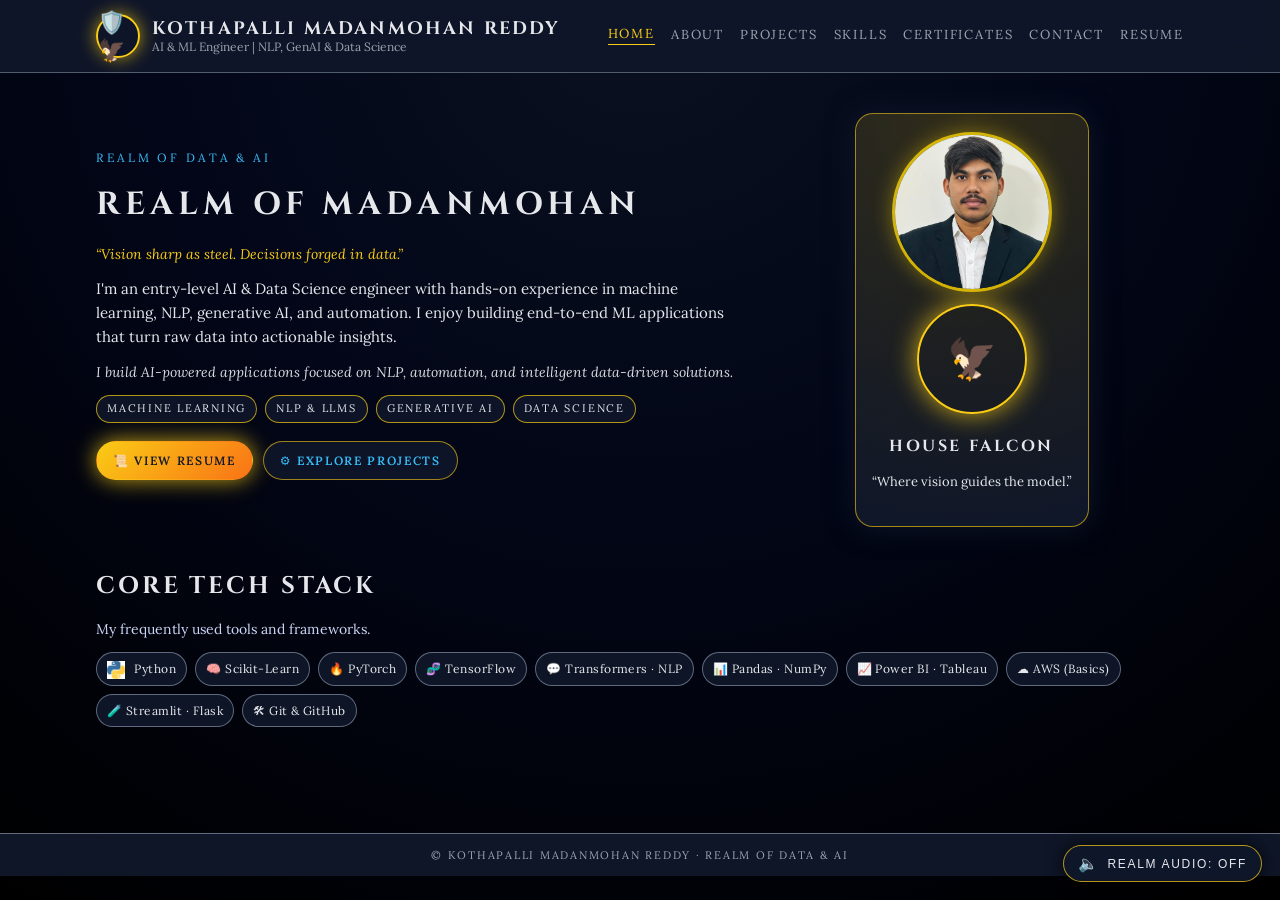
<file: index.html>
<!DOCTYPE html>
<html lang="en">
<head>
  <meta charset="UTF-8" />
  <meta name="viewport" content="width=device-width, initial-scale=1.0" />
  <title>Realm of Madanmohan | AI & Data Science Portfolio</title>

  <!-- Google Fonts -->
  <link href="https://fonts.googleapis.com/css2?family=Cinzel:wght@400;700&family=Lora:wght@400;600&display=swap" rel="stylesheet">

  <!-- Main CSS -->
  <link rel="stylesheet" href="css/style.css" />
</head>
<body>

<header class="site-header">
  <div class="header-inner">
    <div class="brand">
      <div class="brand-logo">🛡️🦅</div>
      <div class="brand-text">
        <h1 class="brand-name">Kothapalli Madanmohan Reddy</h1>
        <p class="brand-sub">AI & ML Engineer | NLP, GenAI & Data Science</p>
      </div>
    </div>

    <nav class="main-nav">
      <a href="index.html" class="nav-link active">Home</a>
      <a href="about.html" class="nav-link">About</a>
      <a href="projects.html" class="nav-link">Projects</a>
      <a href="skills.html" class="nav-link">Skills</a>
      <a href="certifications.html" class="nav-link">Certificates</a>
      <a href="contact.html" class="nav-link">Contact</a>
      <a href="resume.html" class="nav-link">Resume</a>
    </nav>
  </div>
</header>

<main class="page">

<section class="hero">
  <div class="hero-left">
    <p class="hero-tagline">Realm of Data & AI</p>
    <h2 class="hero-title">Realm of Madanmohan</h2>
    <p class="hero-motto">“Vision sharp as steel. Decisions forged in data.”</p>

    <p class="hero-desc">
      I'm an entry-level AI & Data Science engineer with hands-on experience in machine
      learning, NLP, generative AI, and automation. I enjoy building end-to-end ML
      applications that turn raw data into actionable insights.
    </p>

    <p class="hero-elevator">
      I build AI-powered applications focused on NLP, automation, and intelligent data-driven solutions.
    </p>

    <div class="hero-meta">
      <span class="pill">Machine Learning</span>
      <span class="pill">NLP & LLMs</span>
      <span class="pill">Generative AI</span>
      <span class="pill">Data Science</span>
    </div>

    <div class="hero-actions">
      <a href="resume.html" class="btn-main">📜 View Resume</a>
      <a href="projects.html" class="btn-ghost">⚙️ Explore Projects</a>
    </div>
  </div>

  <div class="hero-right">
  <div class="sigil-card">
    <img
        src="assets/music/img/profile.jpg"
        alt="Kothapalli Madanmohan Reddy"
        class="profile-photo"
        />
    <div class="sigil-circle">🦅</div>
    <h3 class="sigil-title">House Falcon</h3>
    <p class="sigil-sub">“Where vision guides the model.”</p>
  </div>
</div>

</section>

<section class="tech-stack">
  <h2 class="section-title">Core Tech Stack</h2>
  <p class="section-subtitle">My frequently used tools and frameworks.</p>

  <div class="tech-badges">

    <!-- Updated Python Badge -->
   <span class="tech-badge">
  <img src="assets/music/img/python.png" class="tech-icon" alt="Python">
  Python
</span>

    <span class="tech-badge">🧠 Scikit-Learn</span>
    <span class="tech-badge">🔥 PyTorch</span>
    <span class="tech-badge">🧬 TensorFlow</span>
    <span class="tech-badge">💬 Transformers · NLP</span>
    <span class="tech-badge">📊 Pandas · NumPy</span>
    <span class="tech-badge">📈 Power BI · Tableau</span>
    <span class="tech-badge">☁ AWS (Basics)</span>
    <span class="tech-badge">🧪 Streamlit · Flask</span>
    <span class="tech-badge">🛠 Git & GitHub</span>
  </div>
</section>

</main>

<footer class="site-footer">
  © <span id="year"></span> Kothapalli Madanmohan Reddy · Realm of Data & AI
</footer>

<audio id="realmAudio" loop>
  <source src="assets/music/realm-theme.mp3" type="audio/mpeg">
</audio>

<button id="audioToggle" class="audio-toggle">
  <span class="audio-icon">🔈</span>
  <span class="audio-text">Realm Audio: Off</span>
</button>

<script src="js/main.js"></script>
</body>
</html>
</file>
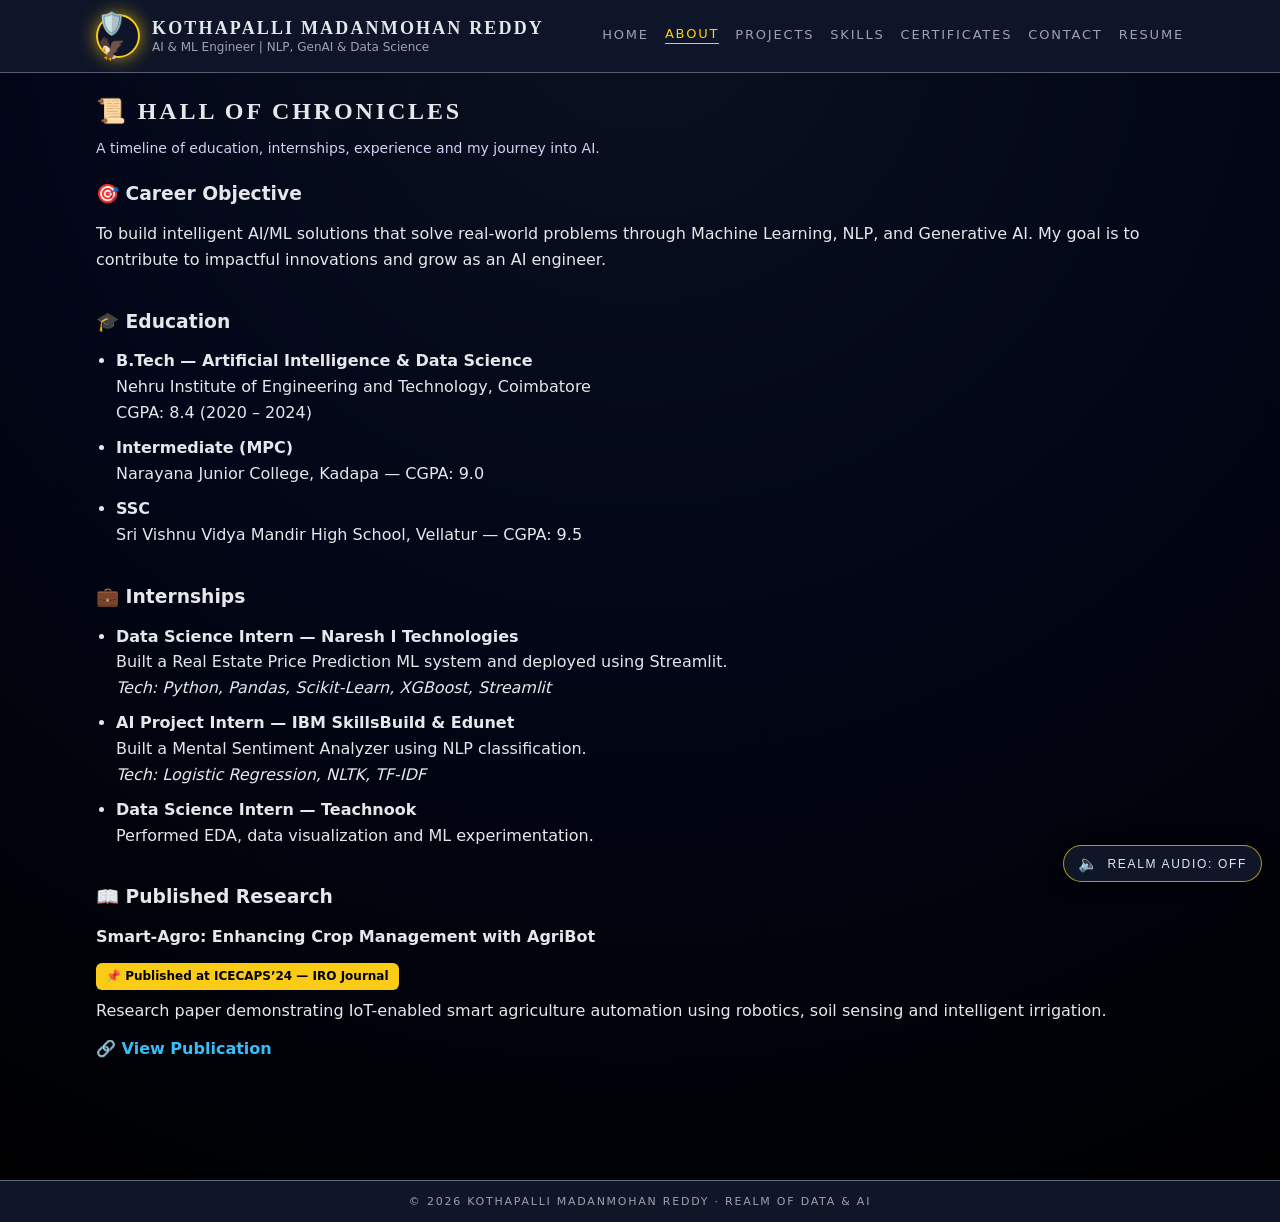
<file: about.html>
<!DOCTYPE html>
<html lang="en">
<head>
  <meta name="viewport" content="width=device-width, initial-scale=1.0">
  <meta charset="UTF-8">

  <!-- ⭐ IMPORTANT: FIXES MOBILE RESPONSIVENESS -->
  <meta name="viewport" content="width=device-width, initial-scale=1.0">

  <title>About | Realm of Madanmohan</title>
  <link rel="stylesheet" href="css/style.css">
</head>
<body>

<header class="site-header">
  <div class="header-inner">
    <div class="brand">
      <div class="brand-logo">🛡️🦅</div>
      <div class="brand-text">
        <h1 class="brand-name">Kothapalli Madanmohan Reddy</h1>
        <p class="brand-sub">AI & ML Engineer | NLP, GenAI & Data Science</p>
      </div>
    </div>

    <nav class="main-nav">
      <a href="index.html" class="nav-link">Home</a>
      <a href="about.html" class="nav-link active">About</a>
      <a href="projects.html" class="nav-link">Projects</a>
      <a href="skills.html" class="nav-link">Skills</a>
      <a href="certifications.html" class="nav-link">Certificates</a>
      <a href="contact.html" class="nav-link">Contact</a>
      <a href="resume.html" class="nav-link">Resume</a>
    </nav>
  </div>
</header>

<main class="page">

  <h2 class="section-title">📜 Hall of Chronicles</h2>
  <p class="section-subtitle">A timeline of education, internships, experience and my journey into AI.</p>

  <!-- Career Objective -->
  <section class="section-block">
    <h3>🎯 Career Objective</h3>
    <p>
      To build intelligent AI/ML solutions that solve real-world problems through Machine Learning,
      NLP, and Generative AI. My goal is to contribute to impactful innovations and grow as an AI engineer.
    </p>
  </section>

  <!-- Education -->
  <section class="section-block">
    <h3>🎓 Education</h3>
    <ul class="timeline">
      <li>
        <strong>B.Tech — Artificial Intelligence & Data Science</strong><br>
        Nehru Institute of Engineering and Technology, Coimbatore<br>
        CGPA: 8.4 (2020 – 2024)
      </li>

      <li>
        <strong>Intermediate (MPC)</strong><br>
        Narayana Junior College, Kadapa — CGPA: 9.0
      </li>

      <li>
        <strong>SSC</strong><br>
        Sri Vishnu Vidya Mandir High School, Vellatur — CGPA: 9.5
      </li>
    </ul>
  </section>

  <!-- Internships -->
  <section class="section-block">
    <h3>💼 Internships</h3>
    <ul class="timeline">
      <li>
        <strong>Data Science Intern — Naresh I Technologies</strong><br>
        Built a Real Estate Price Prediction ML system and deployed using Streamlit.<br>
        <em>Tech: Python, Pandas, Scikit-Learn, XGBoost, Streamlit</em>
      </li>

      <li>
        <strong>AI Project Intern — IBM SkillsBuild & Edunet</strong><br>
        Built a Mental Sentiment Analyzer using NLP classification.<br>
        <em>Tech: Logistic Regression, NLTK, TF-IDF</em>
      </li>

      <li>
        <strong>Data Science Intern — Teachnook</strong><br>
        Performed EDA, data visualization and ML experimentation.
      </li>
    </ul>
  </section>

  <!-- Research -->
  <section class="section-block">
    <h3>📖 Published Research</h3>

    <p><strong>Smart-Agro: Enhancing Crop Management with AgriBot</strong></p>

    <span class="research-badge">📌 Published at ICECAPS’24 — IRO Journal</span>

    <p>
      Research paper demonstrating IoT-enabled smart agriculture automation using robotics,
      soil sensing and intelligent irrigation.
    </p>

    <a href="https://irojournals.com/iroismac/article/view/6/3/2" target="_blank" class="clean-link">
      🔗 View Publication
    </a>

  </section>

</main>

<footer class="site-footer">
  &copy; <span id="year"></span> Kothapalli Madanmohan Reddy · Realm of Data & AI
</footer>

<script>
  document.getElementById("year").textContent = new Date().getFullYear();
</script>

<audio id="realmAudio" loop>
  <source src="assets/music/realm-theme.mp3" type="audio/mpeg">
</audio>

<button id="audioToggle" class="audio-toggle">
  <span class="audio-icon">🔈</span>
  <span class="audio-text">Realm Audio: Off</span>
</button>

<script src="js/main.js"></script>

</body>
</html>
</file>
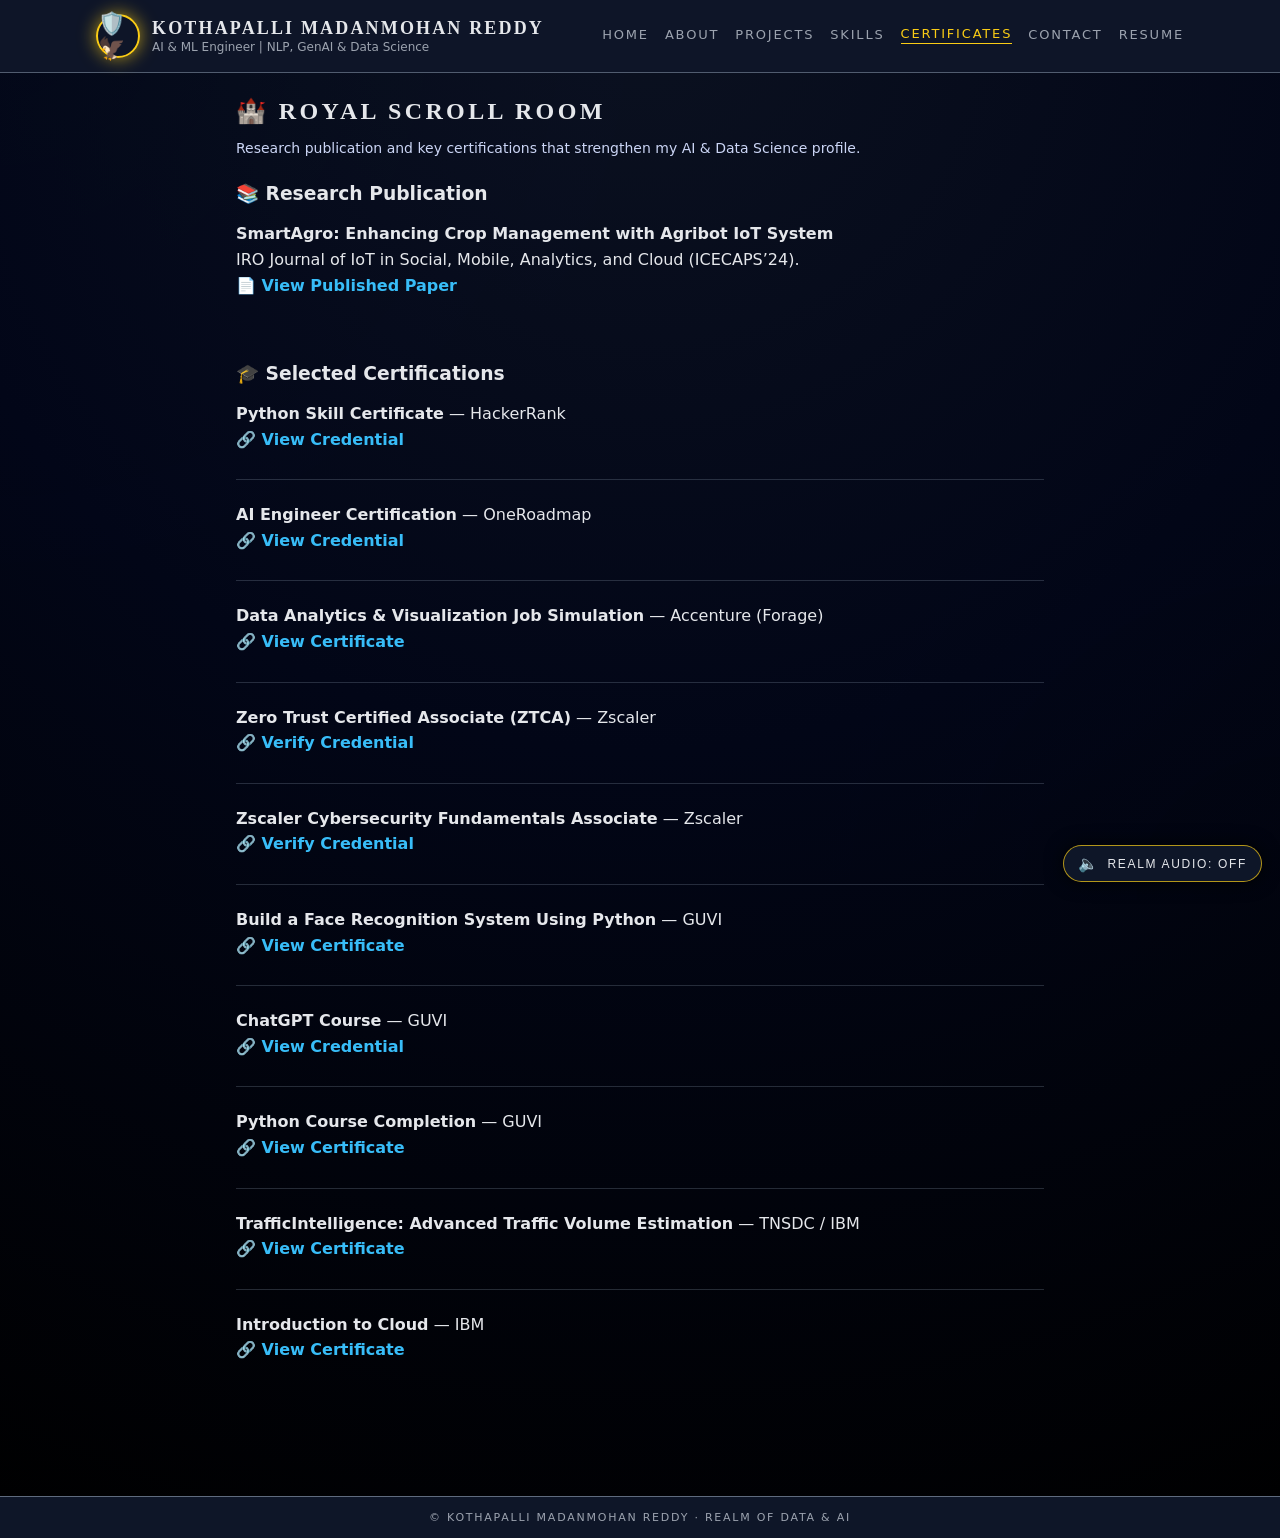
<file: certifications.html>
<!DOCTYPE html>
<html lang="en">
<head>
  <meta charset="UTF-8" />
  <meta name="viewport" content="width=device-width, initial-scale=1.0" />
  <title>Certificates | Realm of Madanmohan</title>
  <link rel="stylesheet" href="css/style.css" />
</head>
<body>

<header class="site-header">
  <div class="header-inner">
    <div class="brand">
      <div class="brand-logo">🛡️🦅</div>
      <div class="brand-text">
        <h1 class="brand-name">Kothapalli Madanmohan Reddy</h1>
        <p class="brand-sub">AI & ML Engineer | NLP, GenAI & Data Science</p>
      </div>
    </div>

    <nav class="main-nav">
      <a href="index.html" class="nav-link">Home</a>
      <a href="about.html" class="nav-link">About</a>
      <a href="projects.html" class="nav-link">Projects</a>
      <a href="skills.html" class="nav-link">Skills</a>
      <a href="certifications.html" class="nav-link active">Certificates</a>
      <a href="contact.html" class="nav-link">Contact</a>
      <a href="resume.html" class="nav-link">Resume</a>
    </nav>
  </div>
</header>

<main class="page narrow-page">
  <h2 class="page-title">🏰 Royal Scroll Room</h2>
  <p class="section-subtitle">
    Research publication and key certifications that strengthen my AI & Data Science profile.
  </p>

  <!-- Publication -->
  <section class="section-block">
    <h3>📚 Research Publication</h3>

    <div class="cert-card">
      <strong>SmartAgro: Enhancing Crop Management with Agribot IoT System</strong><br />
      IRO Journal of IoT in Social, Mobile, Analytics, and Cloud (ICECAPS’24).<br />
      <a href="https://irojournals.com/iroismac/article/view/6/3/2" target="_blank" class="clean-link">
        📄 View Published Paper
      </a>
    </div>
  </section>

  <!-- Certifications -->
  <section class="section-block">
    <h3>🎓 Selected Certifications</h3>

    <div class="cert-card">
      <strong>Python Skill Certificate</strong> — HackerRank<br />
      <a href="https://www.hackerrank.com/certificates/ed8adcd5f656" class="clean-link" target="_blank">
        🔗 View Credential
      </a>
    </div>

    <div class="cert-card">
      <strong>AI Engineer Certification</strong> — OneRoadmap<br />
      <a href="https://oneroadmap.io/skills/ai/certificate/CERT-076FB4D3" class="clean-link" target="_blank">
        🔗 View Credential
      </a>
    </div>

    <div class="cert-card">
      <strong>Data Analytics & Visualization Job Simulation</strong> — Accenture (Forage)<br />
      <a href="https://drive.google.com/file/d/1ShGbLyVOq8XMBKmqbSRt7KfMVl5KQAcX/view?usp=sharing" class="clean-link" target="_blank">
        🔗 View Certificate
      </a>
    </div>

    <div class="cert-card">
      <strong>Zero Trust Certified Associate (ZTCA)</strong> — Zscaler<br />
      <a href="https://verify.skilljar.com/c/yz4tjoxk7dkr" class="clean-link" target="_blank">
        🔗 Verify Credential
      </a>
    </div>

    <div class="cert-card">
      <strong>Zscaler Cybersecurity Fundamentals Associate</strong> — Zscaler<br />
      <a href="https://verify.skilljar.com/c/vt7vxpb7neko" class="clean-link" target="_blank">
        🔗 Verify Credential
      </a>
    </div>

    <div class="cert-card">
      <strong>Build a Face Recognition System Using Python</strong> — GUVI<br />
      <a href="https://www.guvi.in/certificate.html?id=856Vn111oI1El19X27" class="clean-link" target="_blank">
        🔗 View Certificate
      </a>
    </div>

    <div class="cert-card">
      <strong>ChatGPT Course</strong> — GUVI<br />
      <a href="https://www.guvi.in/verify-certificate?id=1930896Pv93AW761c6&course=chatgptpro" class="clean-link" target="_blank">
        🔗 View Credential
      </a>
    </div>

    <div class="cert-card">
      <strong>Python Course Completion</strong> — GUVI<br />
      <a href="https://www.guvi.in/certificate.html?id=Cu2fYRk1A8O1727969" class="clean-link" target="_blank">
        🔗 View Certificate
      </a>
    </div>

    <div class="cert-card">
      <strong>TrafficIntelligence: Advanced Traffic Volume Estimation</strong> — TNSDC / IBM<br />
      <a href="https://courses.tnsdc.skillsnetwork.site/certificates/a007402678e344daa38200a1de3e3868" class="clean-link" target="_blank">
        🔗 View Certificate
      </a>
    </div>

    <div class="cert-card">
      <strong>Introduction to Cloud</strong> — IBM<br />
      <a href="https://courses.tnsdc.skillsnetwork.site/certificates/f79e7ba075bc41adb41e4c13d8795f30" class="clean-link" target="_blank">
        🔗 View Certificate
      </a>
    </div>

  </section>
</main>

<footer class="site-footer">
  © <span id="year"></span> Kothapalli Madanmohan Reddy · Realm of Data & AI
</footer>

<audio id="realmAudio" loop>
  <source src="assets/music/realm-theme.mp3" type="audio/mpeg" />
</audio>

<button id="audioToggle" class="audio-toggle">
  <span class="audio-icon">🔈</span>
  <span class="audio-text">Realm Audio: Off</span>
</button>

<script src="js/main.js"></script>
</body>
</html>
</file>
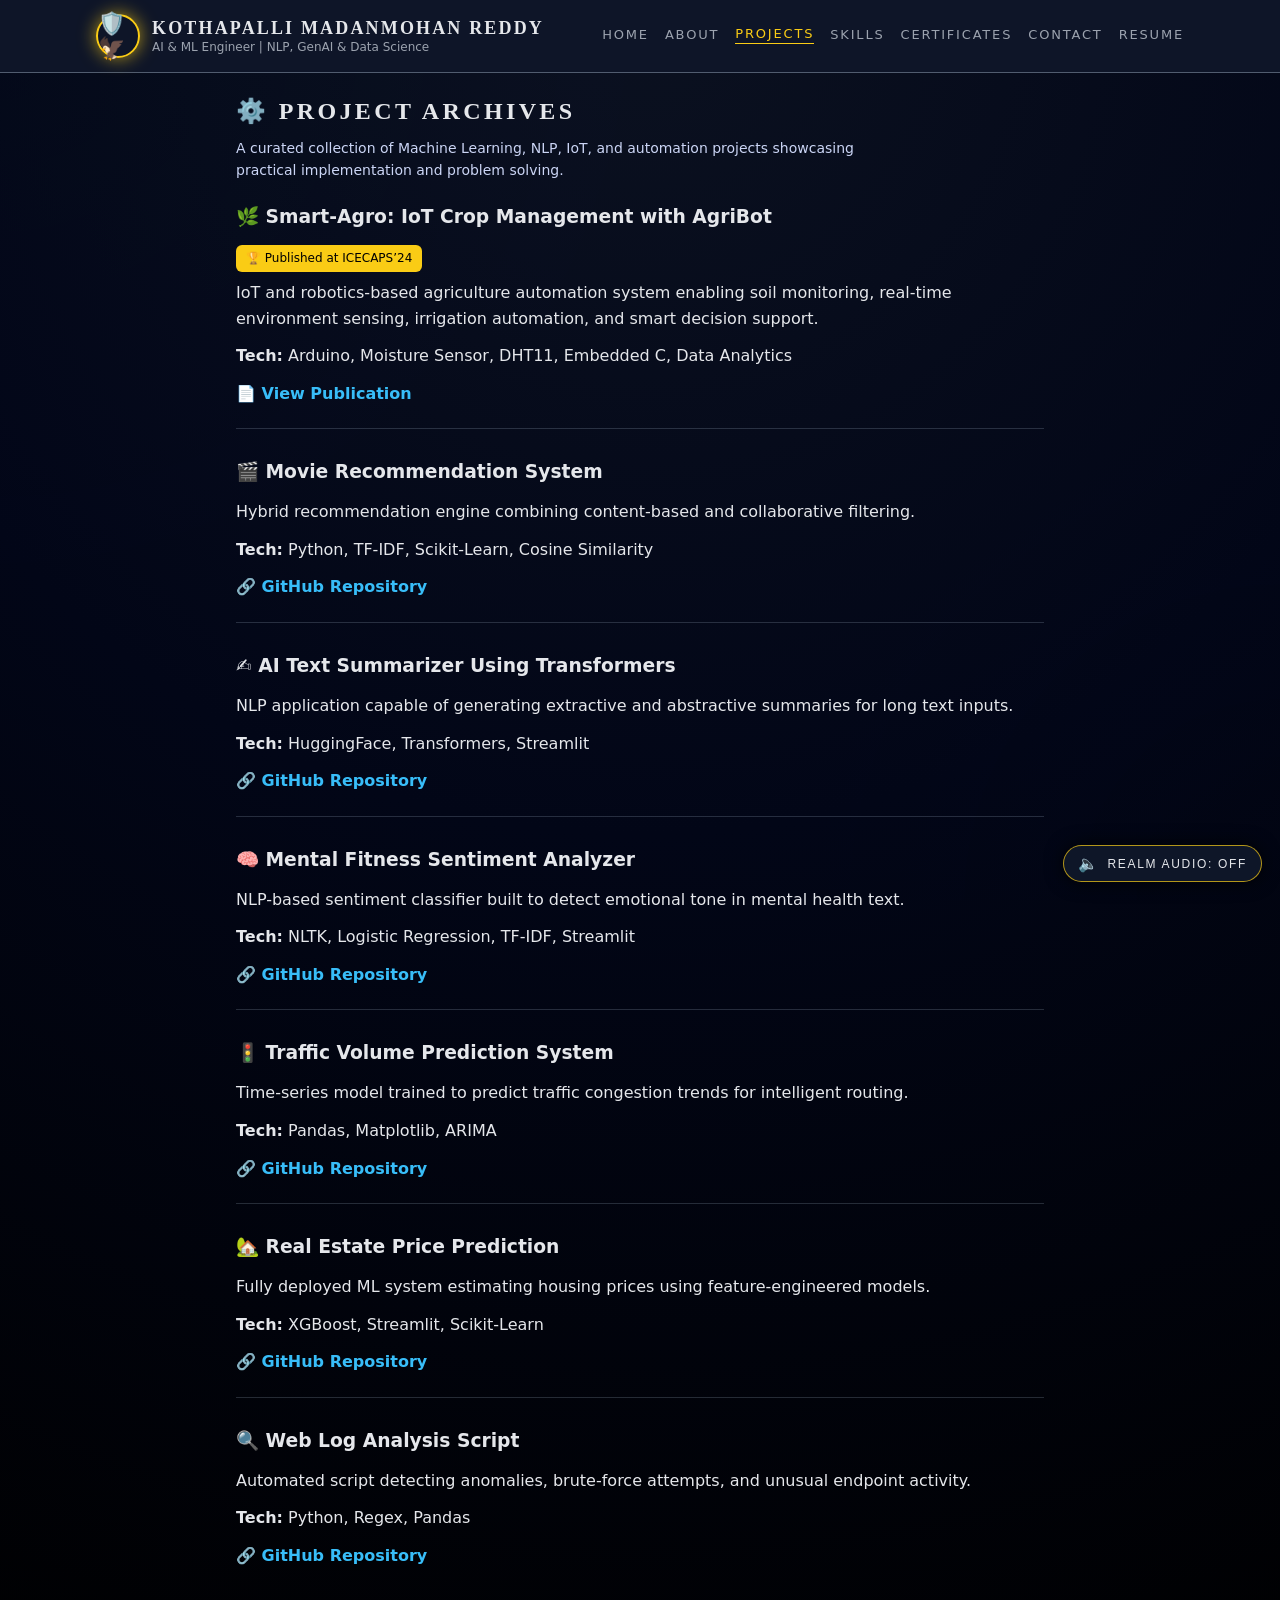
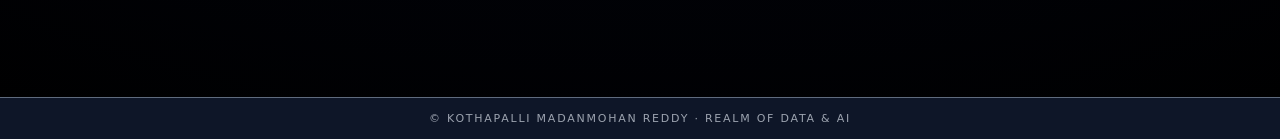
<file: projects.html>
<!DOCTYPE html>
<html lang="en">
<head>
  <meta charset="UTF-8" />
  <meta name="viewport" content="width=device-width, initial-scale=1.0" />
  <title>Projects | Realm of Madanmohan</title>
  <link rel="stylesheet" href="css/style.css" />
</head>

<body>

<header class="site-header">
  <div class="header-inner">
    <div class="brand">
      <div class="brand-logo">🛡️🦅</div>
      <div class="brand-text">
        <h1 class="brand-name">Kothapalli Madanmohan Reddy</h1>
        <p class="brand-sub">AI & ML Engineer | NLP, GenAI & Data Science</p>
      </div>
    </div>

    <nav class="main-nav">
      <a href="index.html" class="nav-link">Home</a>
      <a href="about.html" class="nav-link">About</a>
      <a href="projects.html" class="nav-link active">Projects</a>
      <a href="skills.html" class="nav-link">Skills</a>
      <a href="certifications.html" class="nav-link">Certificates</a>
      <a href="contact.html" class="nav-link">Contact</a>
      <a href="resume.html" class="nav-link">Resume</a>
    </nav>
  </div>
</header>

<main class="page narrow-page">
  <h2 class="page-title">⚙️ Project Archives</h2>
  <p class="section-subtitle">
    A curated collection of Machine Learning, NLP, IoT, and automation projects showcasing practical implementation and problem solving.
  </p>

  <!-- Project Container -->
  <section class="section-block">
    
    

<div class="project-card">
  <h3>🌿 Smart-Agro: IoT Crop Management with AgriBot</h3>

  <span style="
    background:#facc15;
    color:#000;
    padding:4px 10px;
    border-radius:6px;
    font-size:12px;
    display:inline-block;
    margin-bottom:8px;">
    🏆 Published at ICECAPS’24
  </span>

  <p>
    IoT and robotics-based agriculture automation system enabling soil monitoring,
    real-time environment sensing, irrigation automation, and smart decision support.
  </p>

  <p><strong>Tech:</strong> Arduino, Moisture Sensor, DHT11, Embedded C, Data Analytics</p>

  <a href="https://irojournals.com/iroismac/article/view/6/3/2" class="project-link" target="_blank">📄 View Publication</a>
</div>

    
    

    <div class="project-card">
      <h3>🎬 Movie Recommendation System</h3>
      <p>
        Hybrid recommendation engine combining content-based and collaborative filtering.
      </p>
      <p><strong>Tech:</strong> Python, TF-IDF, Scikit-Learn, Cosine Similarity</p>
      <a href="https://github.com/madhanreddy23/Movie-Recommendation-System" target="_blank" class="project-link">🔗 GitHub Repository</a>
    </div>

    <div class="project-card">
      <h3>✍️ AI Text Summarizer Using Transformers</h3>
      <p>
        NLP application capable of generating extractive and abstractive summaries for long text inputs.
      </p>
      <p><strong>Tech:</strong> HuggingFace, Transformers, Streamlit</p>
      <a href="https://github.com/madhanreddy23/AI-Text-Summarizer" target="_blank" class="project-link">🔗 GitHub Repository</a>
    </div>

    <div class="project-card">
      <h3>🧠 Mental Fitness Sentiment Analyzer</h3>
      <p>
        NLP-based sentiment classifier built to detect emotional tone in mental health text.
      </p>
      <p><strong>Tech:</strong> NLTK, Logistic Regression, TF-IDF, Streamlit</p>
      <a href="https://github.com/madhanreddy23/Mental-Fitness-Tracker" target="_blank" class="project-link">🔗 GitHub Repository</a>
    </div>

    <div class="project-card">
      <h3>🚦 Traffic Volume Prediction System</h3>
      <p>
        Time-series model trained to predict traffic congestion trends for intelligent routing.
      </p>
      <p><strong>Tech:</strong> Pandas, Matplotlib, ARIMA</p>
      <a href="https://github.com/madhanreddy23/Traffic_Telligence" target="_blank" class="project-link">🔗 GitHub Repository</a>
    </div>

    <div class="project-card">
      <h3>🏡 Real Estate Price Prediction</h3>
      <p>
        Fully deployed ML system estimating housing prices using feature-engineered models.
      </p>
      <p><strong>Tech:</strong> XGBoost, Streamlit, Scikit-Learn</p>
      <a href="https://github.com/madhanreddy23/Real_Estate_Price_Predictor" target="_blank" class="project-link">🔗 GitHub Repository</a>
    </div>

    <div class="project-card">
      <h3>🔍 Web Log Analysis Script</h3>
      <p>
        Automated script detecting anomalies, brute-force attempts, and unusual endpoint activity.
      </p>
      <p><strong>Tech:</strong> Python, Regex, Pandas</p>
      <a href="https://github.com/madhanreddy23/log-analysis-script" target="_blank" class="project-link">🔗 GitHub Repository</a>
    </div>

  </section>
</main>

<footer class="site-footer">
  © <span id="year"></span> Kothapalli Madanmohan Reddy · Realm of Data & AI
</footer>

<audio id="realmAudio" loop>
  <source src="assets/music/realm-theme.mp3" type="audio/mpeg" />
</audio>

<button id="audioToggle" class="audio-toggle">
  <span class="audio-icon">🔈</span>
  <span class="audio-text">Realm Audio: Off</span>
</button>

<script src="js/main.js"></script>
</body>
</html>
</file>
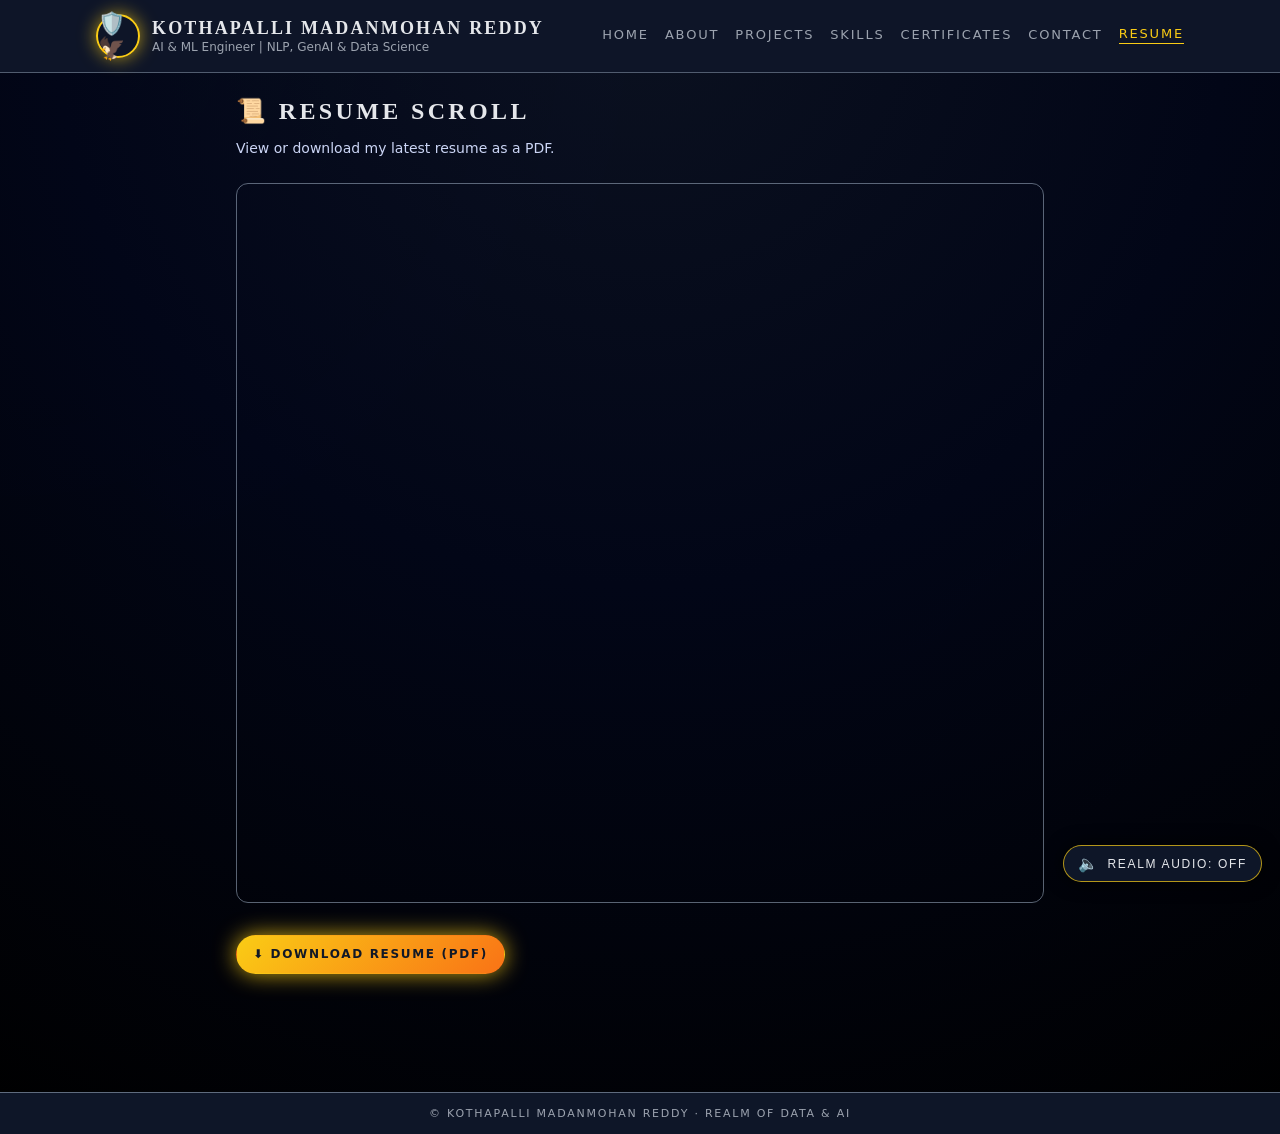
<file: resume.html>
<!DOCTYPE html>
<html lang="en">
<head>
  <meta charset="UTF-8" />
  <meta name="viewport" content="width=device-width, initial-scale=1.0" />
  <title>Resume | Realm of Madanmohan</title>
  <link rel="stylesheet" href="css/style.css" />
</head>
<body>

<header class="site-header">
  <div class="header-inner">
    <div class="brand">
      <div class="brand-logo">🛡️🦅</div>
      <div class="brand-text">
        <h1 class="brand-name">Kothapalli Madanmohan Reddy</h1>
        <p class="brand-sub">AI & ML Engineer | NLP, GenAI & Data Science</p>
      </div>
    </div>
    <nav class="main-nav">
      <a href="index.html" class="nav-link">Home</a>
      <a href="about.html" class="nav-link">About</a>
      <a href="projects.html" class="nav-link">Projects</a>
      <a href="skills.html" class="nav-link">Skills</a>
      <a href="certifications.html" class="nav-link">Certificates</a>
      <a href="contact.html" class="nav-link">Contact</a>
      <a href="resume.html" class="nav-link active">Resume</a>
    </nav>
  </div>
</header>

<main class="page narrow-page">
  <h2 class="page-title">📜 Resume Scroll</h2>
  <p class="section-subtitle">
    View or download my latest resume as a PDF.
  </p>

  <section class="section-block">
    <div class="resume-preview">
      <iframe
        src="resume/Kothapalli_Madanmohan_Resume.pdf"
        style="width: 100%; height: 720px; border-radius: 12px; border: 1px solid rgba(148,163,184,0.6);"
      >
      </iframe>
    </div>

    <a href="resume/Kothapalli_Madanmohan_Resume.pdf" download class="btn-main">
      ⬇ Download Resume (PDF)
    </a>
  </section>
</main>

<footer class="site-footer">
  &copy; <span id="year"></span> Kothapalli Madanmohan Reddy · Realm of Data & AI
</footer>

<audio id="realmAudio" loop>
  <source src="assets/music/realm-theme.mp3" type="audio/mpeg" />
</audio>

<button id="audioToggle" class="audio-toggle">
  <span class="audio-icon">🔈</span>
  <span class="audio-text">Realm Audio: Off</span>
</button>

<script src="js/main.js"></script>
</body>
</html>
</file>
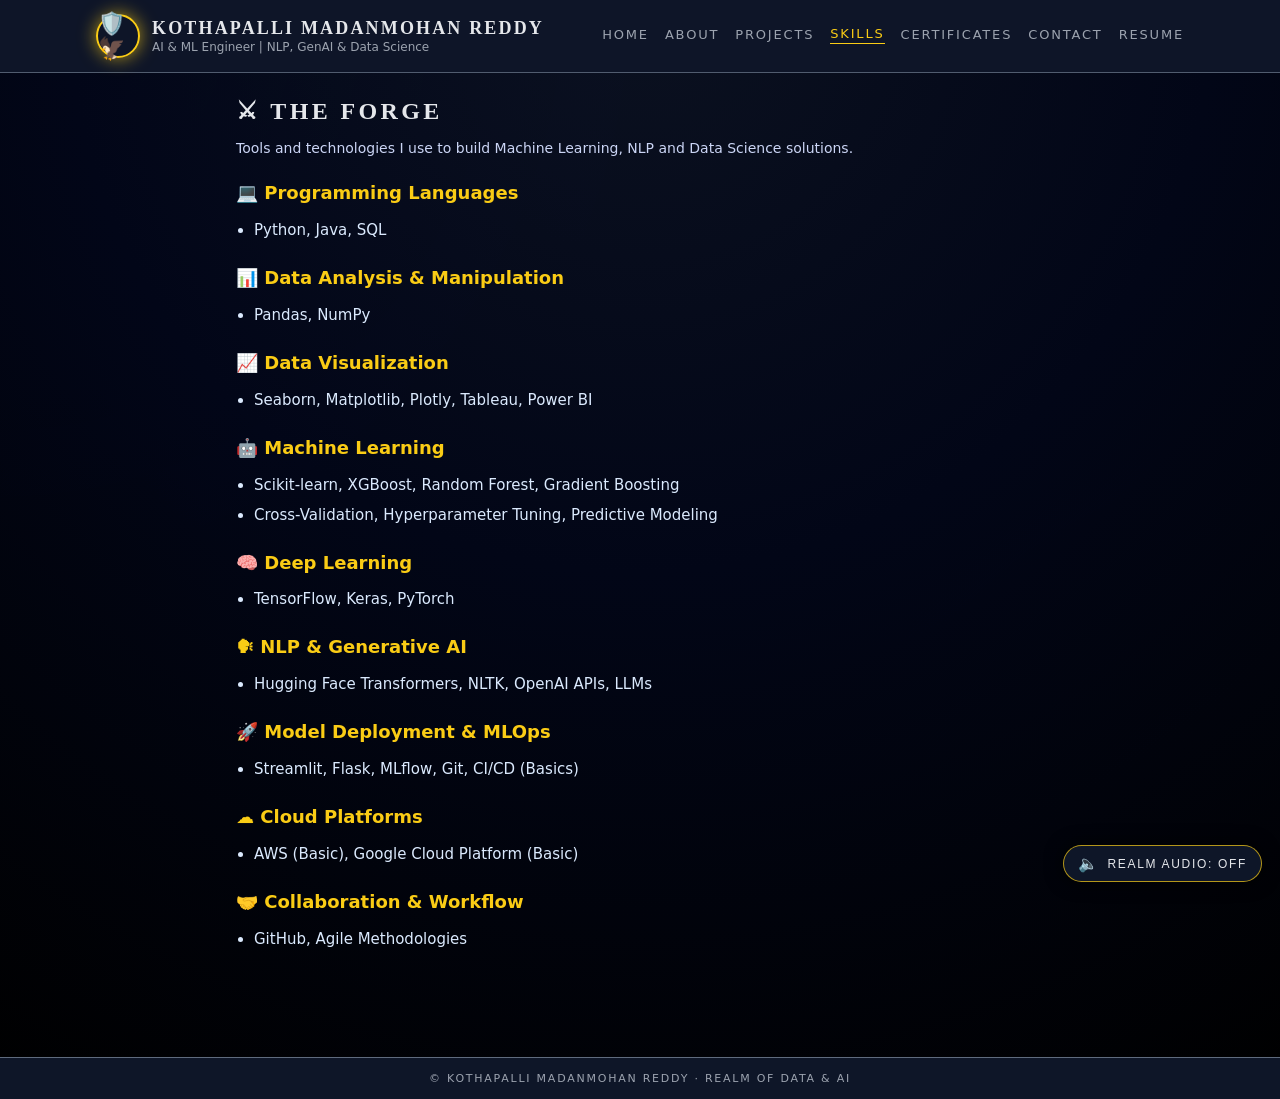
<file: skills.html>
<!DOCTYPE html>
<html lang="en">
<head>
  <meta charset="UTF-8" />
  <meta name="viewport" content="width=device-width, initial-scale=1.0" />
  <title>Skills | Realm of Madanmohan</title>
  <link rel="stylesheet" href="css/style.css" />
</head>
<body>

<header class="site-header">
  <div class="header-inner">
    <div class="brand">
      <div class="brand-logo">🛡️🦅</div>
      <div class="brand-text">
        <h1 class="brand-name">Kothapalli Madanmohan Reddy</h1>
        <p class="brand-sub">AI & ML Engineer | NLP, GenAI & Data Science</p>
      </div>
    </div>
    <nav class="main-nav">
      <a href="index.html" class="nav-link">Home</a>
      <a href="about.html" class="nav-link">About</a>
      <a href="projects.html" class="nav-link">Projects</a>
      <a href="skills.html" class="nav-link active">Skills</a>
      <a href="certifications.html" class="nav-link">Certificates</a>
      <a href="contact.html" class="nav-link">Contact</a>
      <a href="resume.html" class="nav-link">Resume</a>
    </nav>
  </div>
</header>

<main class="page narrow-page">
  <h2 class="page-title">⚔ The Forge</h2>
  <p class="section-subtitle">
    Tools and technologies I use to build Machine Learning, NLP and Data Science solutions.
  </p>

  <section class="section-block">
    <div class="skill-section">
      <h3>💻 Programming Languages</h3>
      <ul>
        <li>Python, Java, SQL</li>
      </ul>
    </div>

    <div class="skill-section">
      <h3>📊 Data Analysis & Manipulation</h3>
      <ul>
        <li>Pandas, NumPy</li>
      </ul>
    </div>

    <div class="skill-section">
      <h3>📈 Data Visualization</h3>
      <ul>
        <li>Seaborn, Matplotlib, Plotly, Tableau, Power BI</li>
      </ul>
    </div>

    <div class="skill-section">
      <h3>🤖 Machine Learning</h3>
      <ul>
        <li>Scikit-learn, XGBoost, Random Forest, Gradient Boosting</li>
        <li>Cross-Validation, Hyperparameter Tuning, Predictive Modeling</li>
      </ul>
    </div>

    <div class="skill-section">
      <h3>🧠 Deep Learning</h3>
      <ul>
        <li>TensorFlow, Keras, PyTorch</li>
      </ul>
    </div>

    <div class="skill-section">
      <h3>🗣 NLP & Generative AI</h3>
      <ul>
        <li>Hugging Face Transformers, NLTK, OpenAI APIs, LLMs</li>
      </ul>
    </div>

    <div class="skill-section">
      <h3>🚀 Model Deployment & MLOps</h3>
      <ul>
        <li>Streamlit, Flask, MLflow, Git, CI/CD (Basics)</li>
      </ul>
    </div>

    <div class="skill-section">
      <h3>☁ Cloud Platforms</h3>
      <ul>
        <li>AWS (Basic), Google Cloud Platform (Basic)</li>
      </ul>
    </div>

    <div class="skill-section">
      <h3>🤝 Collaboration & Workflow</h3>
      <ul>
        <li>GitHub, Agile Methodologies</li>
      </ul>
    </div>
  </section>
</main>

<footer class="site-footer">
  &copy; <span id="year"></span> Kothapalli Madanmohan Reddy · Realm of Data & AI
</footer>

<audio id="realmAudio" loop>
  <source src="assets/music/realm-theme.mp3" type="audio/mpeg" />
</audio>

<button id="audioToggle" class="audio-toggle">
  <span class="audio-icon">🔈</span>
  <span class="audio-text">Realm Audio: Off</span>
</button>

<script src="js/main.js"></script>
</body>
</html>
</file>
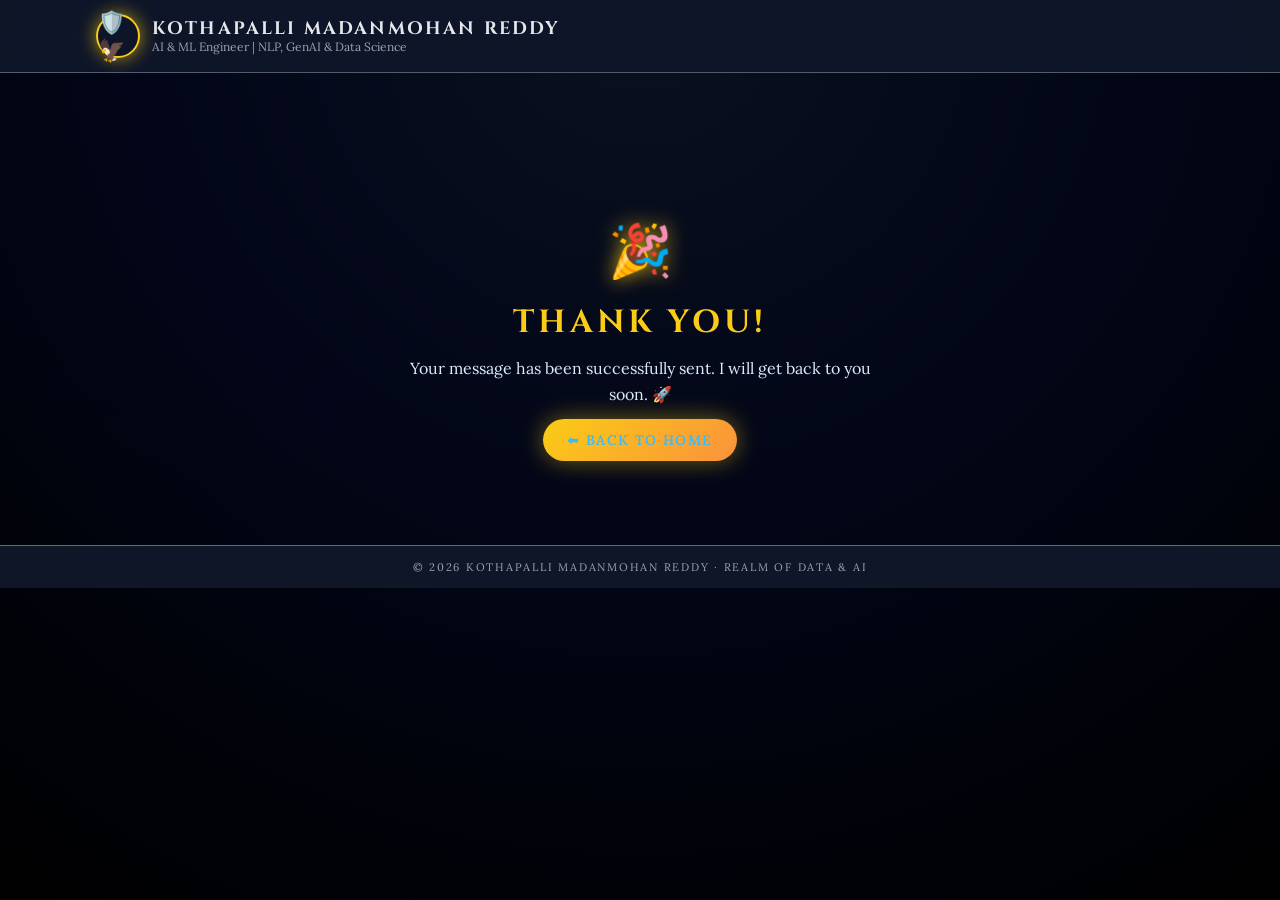
<file: thank-you.html>
<!DOCTYPE html>
<html lang="en">
<head>
  <meta charset="UTF-8" />
  <meta name="viewport" content="width=device-width, initial-scale=1.0" />
  <title>Message Received | Realm of Madanmohan</title>

  <!-- Google Fonts -->
  <link href="https://fonts.googleapis.com/css2?family=Cinzel:wght@400;700&family=Lora:wght@400;500&display=swap" rel="stylesheet">

  <!-- Main CSS -->
  <link rel="stylesheet" href="css/style.css" />

  <style>
    .thank-container {
      text-align: center;
      margin-top: 120px;
      animation: fadeIn 1.2s ease-in-out;
    }

    .thank-icon {
      font-size: 52px;
      margin-bottom: 18px;
      filter: drop-shadow(0 0 10px rgba(250,204,21,0.8));
    }

    .thank-title {
      font-family: "Cinzel", serif;
      font-size: 32px;
      letter-spacing: 0.12em;
      margin-bottom: 12px;
      color: #facc15;
      text-transform: uppercase;
    }

    .thank-text {
      font-size: 16px;
      max-width: 480px;
      margin: 10px auto 36px;
      color: #dbeafe;
      line-height: 1.6;
    }

    .thank-back-btn {
      display: inline-block;
      padding: 12px 24px;
      border-radius: 999px;
      font-size: 14px;
      letter-spacing: 0.1em;
      text-transform: uppercase;
      background: linear-gradient(135deg, #FACC15, #FB923C);
      color: #111;
      font-weight: bold;
      text-decoration: none;
      box-shadow: 0 0 25px rgba(250,204,21,0.45);
      transition: 0.25s ease;
    }

    .thank-back-btn:hover {
      transform: translateY(-2px);
      box-shadow: 0 0 32px rgba(250,204,21,0.9);
    }

    @keyframes fadeIn {
      from { opacity: 0; transform: translateY(20px); }
      to { opacity: 1; transform: translateY(0); }
    }
  </style>
</head>
<body>

<header class="site-header">
  <div class="header-inner">
    <div class="brand">
      <div class="brand-logo">🛡️🦅</div>
      <div class="brand-text">
        <h1 class="brand-name">Kothapalli Madanmohan Reddy</h1>
        <p class="brand-sub">AI & ML Engineer | NLP, GenAI & Data Science</p>
      </div>
    </div>
  </div>
</header>

<main class="page">
  <div class="thank-container">
    <div class="thank-icon">🎉</div>
    <h1 class="thank-title">Thank You!</h1>
    <p class="thank-text">
      Your message has been successfully sent. I will get back to you soon. 🚀
    </p>

    <a href="index.html" class="thank-back-btn">⬅ Back to Home</a>
  </div>
</main>

<footer class="site-footer">
  © <span id="year"></span> Kothapalli Madanmohan Reddy · Realm of Data & AI
</footer>

<script>
  document.getElementById("year").textContent = new Date().getFullYear();
  setTimeout(() => { window.location.href = "index.html"; }, 6000);
</script>
<script>
  document.getElementById("year").textContent = new Date().getFullYear();

  // Smooth fade transition before redirect
  function smoothRedirect() {
    document.body.style.transition = "opacity 0.8s ease";
    document.body.style.opacity = "0";

    setTimeout(() => {
      window.location.href = "index.html";
    }, 850);
  }

  // Auto redirect with animation
  setTimeout(smoothRedirect, 6000);

  // Make button also animate + redirect
  document.querySelector(".thank-back-btn").addEventListener("click", function(e) {
    e.preventDefault();
    smoothRedirect();
  });
</script>


</body>
</html>
</file>
<file: css/style.css>
/* ============== GLOBAL ============== */
* {
  margin: 0;
  padding: 0;
  box-sizing: border-box;
}

html {
  scroll-behavior: smooth;
}

body {
  font-family: "Lora", system-ui, -apple-system, BlinkMacSystemFont, "Segoe UI", serif;
  background: radial-gradient(circle at top, #0b1120 0, #020617 45%, #000 100%);
  color: #e5e7eb;
  min-height: 100vh;
}

/* Subtle texture */
body::before {
  content: "";
  position: fixed;
  inset: 0;
  pointer-events: none;
  background-image:
    radial-gradient(circle at 0 0, rgba(255,255,255,0.05) 0, transparent 55%),
    radial-gradient(circle at 100% 100%, rgba(148,163,184,0.06) 0, transparent 55%);
  mix-blend-mode: soft-light;
  opacity: 0.6;
  z-index: -1;
}

a {
  color: inherit;
  text-decoration: none;
}

/* ============== HEADER ============== */
.site-header {
  border-bottom: 1px solid rgba(148,163,184,0.5);
  background: rgba(15,23,42,0.95);
  backdrop-filter: blur(16px);
}

.header-inner {
  max-width: 1120px;
  margin: 0 auto;
  padding: 14px 16px;
  display: flex;
  align-items: center;
  justify-content: space-between;
  gap: 16px;
}

/* Brand */
.brand {
  display: flex;
  align-items: center;
  gap: 12px;
}

.brand-logo {
  width: 44px;
  height: 44px;
  border-radius: 999px;
  border: 2px solid #facc15;
  display: flex;
  align-items: center;
  justify-content: center;
  font-size: 22px;
  box-shadow: 0 0 18px rgba(250,204,21,0.7);
  cursor: pointer;
  transition: transform 0.2s ease, box-shadow 0.2s ease;
}

/* Hover animation on logo */
.brand-logo:hover {
  transform: translateY(-2px) scale(1.03);
  box-shadow: 0 0 24px rgba(250,204,21,0.9);
}

.brand-text {
  line-height: 1.2;
}

.brand-name {
  font-family: "Cinzel", serif;
  font-size: 18px;
  letter-spacing: 0.12em;
  text-transform: uppercase;
}

.brand-sub {
  font-size: 12px;
  color: #9ca3af;
}

/* Nav */
.main-nav {
  display: flex;
  gap: 16px;
  font-size: 13px;
  text-transform: uppercase;
  letter-spacing: 0.14em;
}

.nav-link {
  padding-bottom: 2px;
  border-bottom: 1px solid transparent;
  color: #9ca3af;
  transition: color 0.2s ease, border-color 0.2s ease, transform 0.2s ease;
}

.nav-link:hover,
.nav-link.active {
  color: #facc15;
  border-color: #facc15;
  transform: translateY(-1px);
}

@media (max-width: 768px) {
  .header-inner {
    flex-direction: column;
    align-items: flex-start;
  }

  .main-nav {
    flex-wrap: wrap;
  }
}

/* ============== PAGE WRAPPER ============== */
.page {
  max-width: 1120px;
  margin: 0 auto;
  padding: 24px 16px 72px;
}

/* ============== HERO ============== */
.hero {
  display: grid;
  grid-template-columns: minmax(0, 3fr) minmax(0, 2fr);
  gap: 26px;
  align-items: center;
  margin-top: 16px;
}

.hero-left {
  max-width: 640px;
}

.hero-tagline {
  font-size: 12px;
  text-transform: uppercase;
  letter-spacing: 0.24em;
  color: #38bdf8;
  margin-bottom: 6px;
}

.hero-title {
  font-family: "Cinzel", serif;
  font-size: 32px;
  letter-spacing: 0.16em;
  text-transform: uppercase;
  margin-bottom: 6px;
  color: #e5e7eb;
}

.hero-motto {
  font-size: 14px;
  font-style: italic;
  color: #facc15;
  margin-bottom: 14px;
}

.hero-desc {
  font-size: 15px;
  color: #e5e7eb;
  margin-bottom: 16px;
}

.hero-meta {
  display: flex;
  flex-wrap: wrap;
  gap: 8px;
  margin-bottom: 18px;
}

.pill {
  padding: 4px 10px;
  border-radius: 999px;
  border: 1px solid rgba(250,204,21,0.7);
  font-size: 11px;
  text-transform: uppercase;
  letter-spacing: 0.16em;
  background: rgba(15,23,42,0.9);
  color: #e5e7eb;
}

/* Buttons */
.hero-actions {
  display: flex;
  flex-wrap: wrap;
  gap: 10px;
}

.btn-main,
.btn-ghost {
  padding: 9px 16px;
  border-radius: 999px;
  border: 1px solid transparent;
  font-size: 12px;
  text-transform: uppercase;
  letter-spacing: 0.14em;
  cursor: pointer;
  display: inline-flex;
  align-items: center;
  justify-content: center;
  gap: 8px;
  transition: background 0.2s ease, transform 0.2s ease, box-shadow 0.2s ease, border-color 0.2s ease, color 0.2s ease;
}

.btn-main {
  background: linear-gradient(135deg, #facc15, #f97316);
  color: #111827;
  box-shadow: 0 0 22px rgba(250,204,21,0.8);
}

.btn-main:hover {
  transform: translateY(-1px);
  box-shadow: 0 0 26px rgba(250,204,21,1);
}

.btn-ghost {
  border-color: rgba(250,204,21,0.6);
  background: rgba(15,23,42,0.9);
  color: #e5e7eb;
}

.btn-ghost:hover {
  background: radial-gradient(circle at top left, rgba(250,204,21,0.15), rgba(15,23,42,0.98));
}

/* Right hero */
.hero-right {
  display: flex;
  justify-content: center;
}

.sigil-card {
  padding: 18px 16px 22px;
  border-radius: 18px;
  border: 1px solid rgba(250,204,21,0.6);
  background: radial-gradient(circle at top, rgba(250,204,21,0.18), rgba(15,23,42,0.98));
  box-shadow: 0 0 28px rgba(15,23,42,1);
  text-align: center;
  max-width: 260px;
}

.sigil-circle {
  width: 110px;
  height: 110px;
  border-radius: 999px;
  border: 2px solid #facc15;
  display: flex;
  align-items: center;
  justify-content: center;
  font-size: 40px;
  margin: 0 auto 10px;
  box-shadow: 0 0 26px rgba(250,204,21,0.8);
}

.sigil-title {
  font-family: "Cinzel", serif;
  font-size: 16px;
  text-transform: uppercase;
  letter-spacing: 0.16em;
  margin-bottom: 6px;
}

.sigil-sub {
  font-size: 13px;
  color: #e5e7eb;
}

/* Responsive hero */
@media (max-width: 900px) {
  .hero {
    grid-template-columns: 1fr;
  }

  .hero-right {
    order: -1;
    margin-bottom: 10px;
  }
}

/* ============== MAP SECTION ============== */
.section-label {
  font-size: 11px;
  text-transform: uppercase;
  letter-spacing: 0.3em;
  color: #9ca3af;
  margin-bottom: 6px;
  margin-top: 40px;
}

.section-title {
  font-family: "Cinzel", serif;
  font-size: 24px;
  text-transform: uppercase;
  letter-spacing: 0.12em;
  margin-bottom: 8px;
}

.section-subtitle {
  font-size: 14px;
  color: #cbd5f5;
  max-width: 640px;
  margin-bottom: 16px;
}

.map-grid {
  display: grid;
  grid-template-columns: repeat(auto-fit, minmax(220px, 1fr));
  gap: 16px;
}

.map-card {
  padding: 16px 14px;
  border-radius: 16px;
  border: 1px solid rgba(148,163,184,0.7);
  background: rgba(15,23,42,0.95);
  box-shadow: 0 0 20px rgba(0,0,0,0.7);
  cursor: pointer;
  transition: transform 0.2s ease, box-shadow 0.2s ease, border-color 0.2s ease, background 0.2s ease;
}

.map-card h3 {
  font-family: "Cinzel", serif;
  font-size: 16px;
  letter-spacing: 0.16em;
  text-transform: uppercase;
  margin-bottom: 6px;
}

.map-card p {
  font-size: 13px;
  color: #e5e7eb;
  margin-bottom: 6px;
}

.map-card span {
  font-size: 12px;
  text-transform: uppercase;
  letter-spacing: 0.16em;
  color: #facc15;
}

.map-card:hover {
  transform: translateY(-3px);
  box-shadow: 0 0 24px rgba(250,204,21,0.7);
  border-color: #facc15;
  background: radial-gradient(circle at top left, rgba(250,204,21,0.14), rgba(15,23,42,0.98));
}

/* ============== FOOTER ============== */
.site-footer {
  border-top: 1px solid rgba(148,163,184,0.6);
  padding: 14px 16px;
  font-size: 11px;
  letter-spacing: 0.16em;
  text-transform: uppercase;
  color: #9ca3af;
  text-align: center;
  background: rgba(15,23,42,0.96);
}

/* ============== AUDIO TOGGLE ============== */
.audio-toggle {
  position: fixed;
  bottom: 18px;
  right: 18px;
  padding: 8px 14px;
  border-radius: 999px;
  border: 1px solid rgba(250,204,21,0.7);
  background: rgba(15,23,42,0.96);
  color: #e5e7eb;
  font-size: 12px;
  text-transform: uppercase;
  letter-spacing: 0.14em;
  cursor: pointer;
  display: inline-flex;
  align-items: center;
  gap: 8px;
  box-shadow: 0 0 18px rgba(0,0,0,0.8);
  z-index: 30;
}

.audio-icon {
  font-size: 16px;
}
/* ===== PROJECT LIST SPACING FIX ===== */
.list-item {
  margin-bottom: 24px;
  padding-bottom: 14px;
  border-bottom: 1px solid rgba(148,163,184,0.3);
}

.list-item h3 {
  margin-bottom: 6px;
  font-family: "Cinzel", serif;
}

.list-item p {
  margin-bottom: 6px;
  line-height: 1.55;
}

.list-item a {
  color: #38bdf8;
  text-decoration: underline;
}

.list-item a:hover {
  color: #facc15;
}
/* ================= FIX SPACING ================= */

.project-card {
  margin-bottom: 28px; /* space under each project */
  padding-bottom: 10px;
  border-bottom: 1px solid rgba(148,163,184,0.25);
}

.project-card:last-child {
  border-bottom: none;
  margin-bottom: 0;
}

.page p, .page li, .page section {
  margin-bottom: 12px;
  line-height: 1.6;
}

/* Extra spacing for section titles */
.section-title {
  margin-bottom: 16px;
}

.section-subtitle {
  margin-bottom: 24px;
}

/* Space between list blocks (About Page) */
.page ul {
  margin-bottom: 20px;
}
/* =========================================
   UNIVERSAL SPACING FIX FOR ALL PAGES
   ========================================= */

/* Space between content blocks on all pages */
.page section {
  margin-bottom: 40px;
}

/* Space between list items */
.page li {
  margin-bottom: 10px;
}

/* Add spacing under small headings */
.page h3, .page h4 {
  margin-top: 20px;
  margin-bottom: 10px;
}

/* Make Skills bullets spaced & readable */
.skill-item {
  margin-bottom: 14px;
}

/* Certification card spacing */
.cert-card {
  padding-bottom: 14px;
  margin-bottom: 28px;
  border-bottom: 1px solid rgba(148,163,184,0.25);
}

.cert-card:last-child {
  border-bottom: none;
}

/* Contact form spacing */
.contact-form input,
.contact-form textarea {
  margin-bottom: 16px;
}

.contact-form button {
  margin-top: 10px;
}

/* Resume section spacing placeholder (future) */
.resume-preview {
  margin: 24px 0;
}
/* === GLOBAL CONTENT SPACING FIX === */
.page section {
  margin-bottom: 34px;
}

.page h2,
.page h3,
.page p,
.page ul,
.page li,
.page a {
  margin-bottom: 12px;
}

/* List readability */
.page ul {
  padding-left: 20px;
  line-height: 1.7;
}

/* Ensure items don't stick together */
.page li {
  margin-bottom: 10px;
}
.skill-section h3 {
  font-size: 18px;
  font-weight: 600;
  margin-bottom: 14px;
  color: #facc15;
}

.skill-section ul li {
  font-size: 15px;
  color: #dbeafe;
}
/* ========== PAGE LAYOUT HELPERS ========== */
.narrow-page {
  max-width: 840px;
  margin: 0 auto;
  padding: 24px 16px 72px;
}

.page-title {
  font-family: "Cinzel", serif;
  font-size: 24px;
  text-transform: uppercase;
  letter-spacing: 0.14em;
  margin-bottom: 12px;
}

.section-block {
  margin-bottom: 32px;
}

.timeline {
  list-style: disc;
  padding-left: 20px;
  line-height: 1.7;
}

/* Skills page */
.skill-section {
  margin-bottom: 22px;
}

.skill-section h3 {
  font-size: 18px;
  font-weight: 600;
  margin-bottom: 10px;
  color: #facc15;
}

.skill-section ul {
  padding-left: 18px;
}

.skill-section ul li {
  font-size: 15px;
  color: #dbeafe;
  margin-bottom: 6px;
}

/* Certifications cards */
.cert-card {
  padding-bottom: 14px;
  margin-bottom: 22px;
  border-bottom: 1px solid rgba(148,163,184,0.25);
}

.cert-card:last-child {
  border-bottom: none;
}

.cert-card a {
  color: #38bdf8;
  text-decoration: underline;
}

.cert-card a:hover {
  color: #facc15;
}

/* Contact form */
.contact-grid {
  display: grid;
  grid-template-columns: minmax(0, 2fr) minmax(0, 3fr);
  gap: 24px;
}

@media (max-width: 768px) {
  .contact-grid {
    grid-template-columns: 1fr;
  }
}

.contact-card {
  padding: 16px 14px;
  border-radius: 16px;
  border: 1px solid rgba(148,163,184,0.7);
  background: rgba(15,23,42,0.95);
}

.contact-card a {
  color: #38bdf8;
  text-decoration: underline;
}

.contact-card a:hover {
  color: #facc15;
}

.contact-form {
  display: flex;
  flex-direction: column;
}

.contact-form label {
  font-size: 13px;
  margin-bottom: 4px;
}

.contact-form input,
.contact-form textarea {
  padding: 8px 10px;
  border-radius: 8px;
  border: 1px solid rgba(148,163,184,0.7);
  background: rgba(15,23,42,0.95);
  color: #e5e7eb;
  font-size: 14px;
  margin-bottom: 12px;
}

.contact-form textarea {
  min-height: 120px;
  resize: vertical;
}

.contact-form button {
  align-self: flex-start;
}
/* --- Clean Link Style (Publication / External Links) --- */
.clean-link {
  color: #facc15;
  text-decoration: none;
  font-weight: 500;
  border-bottom: 1px solid transparent;
  transition: all 0.2s ease-in-out;
}

.clean-link:hover {
  color: #ffffff;
  border-bottom: 1px solid #facc15;
  text-shadow: 0 0 8px rgba(250,204,21,0.7);
  transform: translateY(-1px);
}

/* --- Global Clean Link Style (For Certifications, Projects, About, Contact) --- */
.clean-link {
  color: #facc15;
  text-decoration: none;
  font-weight: 500;
  border-bottom: 1px solid transparent;
  transition: all 0.2s ease-in-out;
}

.clean-link:hover {
  color: #ffffff;
  border-bottom: 1px solid #facc15;
  text-shadow: 0 0 8px rgba(250,204,21,0.7);
  transform: translateY(-1px);
}
/* === CLEAN LINK STYLE FOR CERT & ABOUT PAGE === */

.cert-card a,
.page a {
  color: #38bdf8; /* Soft cyan link color matching theme */
  text-decoration: none; /* remove underline */
  font-weight: 600;
  display: inline-flex;
  align-items: center;
  gap: 6px;
  transition: color 0.25s ease, transform 0.2s ease;
}

/* Hover glow effect */
.cert-card a:hover,
.page a:hover {
  color: #facc15; /* gold hover */
  transform: translateX(3px);
}

/* Optional small icon adjustment */
.cert-card a::before {
  font-size: 15px;
}
/* === UNIVERSAL CLEAN LINK STYLE === */

.page a,
.cert-card a {
  color: #38bdf8; /* Elegant cyan link color */
  text-decoration: none; 
  font-weight: 600;
  position: relative;
  display: inline-flex;
  align-items: center;
  gap: 6px;
  transition: color 0.25s ease, transform 0.2s ease;
}

/* --- Glow underline effect (appears only on hover) --- */
.page a::after,
.cert-card a::after {
  content: "";
  position: absolute;
  left: 0;
  bottom: -3px;
  width: 0%;
  height: 2px;
  background: linear-gradient(90deg, #facc15, #f97316);
  transition: width 0.35s ease-in-out;
  border-radius: 4px;
}

/* Hover Behavior */
.page a:hover,
.cert-card a:hover {
  color: #facc15; /* glowing gold */
  transform: translateX(4px);
}

/* Reveal underline on hover */
.page a:hover::after,
.cert-card a:hover::after {
  width: 100%;
}

/* Optional soft icon glow */
.page a:hover .link-icon,
.cert-card a:hover .link-icon {
  filter: drop-shadow(0 0 6px rgba(250,204,21,0.8));
}
.popup-alert {
  position: fixed;
  bottom: 20px;
  right: 20px;
  background: #10b981;
  color: black;
  padding: 12px 18px;
  font-size: 15px;
  border-radius: 12px;
  box-shadow: 0 0 12px rgba(0,0,0,0.5);
  transition: opacity 0.6s ease-in-out;
  z-index: 9999;
  animation: popupSlide 0.4s ease-out;
}

@keyframes popupSlide {
  from { transform: translateY(20px); opacity: 0; }
  to { transform: translateY(0); opacity: 1; }
}
/* ========== HERO ELEVATOR PITCH ========== */
.hero-elevator {
  font-size: 14px;
  color: #e5e7eb;
  margin-bottom: 16px;
  font-style: italic;
  opacity: 0.95;
}

/* ========== PROFILE PHOTO IN HERO ========== */
.profile-photo {
  width: 96px;
  height: 96px;
  border-radius: 999px;
  object-fit: cover;
  border: 2px solid #facc15;
  box-shadow: 0 0 18px rgba(250, 204, 21, 0.7);
  margin: 0 auto 10px;
  display: block;
}

/* ========== CORE TECH STACK BADGES ========== */
.tech-stack {
  margin-top: 40px;
}

.tech-badges {
  display: flex;
  flex-wrap: wrap;
  gap: 8px;
  margin-top: 10px;
}

.tech-badge {
  padding: 6px 10px;
  border-radius: 999px;
  border: 1px solid rgba(148, 163, 184, 0.6);
  font-size: 12px;
  background: rgba(15, 23, 42, 0.95);
  color: #e5e7eb;
  letter-spacing: 0.04em;
}
/* ========== MOBILE TWEAKS FOR HERO ========== */
@media (max-width: 640px) {
  .hero {
    text-align: center;
  }

  .hero-left {
    margin: 0 auto;
  }

  .hero-meta,
  .hero-actions {
    justify-content: center;
  }

  .hero-title {
    font-size: 24px;
    letter-spacing: 0.12em;
  }

  .hero-desc,
  .hero-elevator {
    font-size: 14px;
  }

  .sigil-card {
    max-width: 260px;
    margin: 0 auto;
  }
}
.profile-photo {
  width: 160px;
  height: 160px;
  border-radius: 50%;
  object-fit: cover;
  border: 3px solid rgba(255, 215, 0, 0.8);
  box-shadow: 0 0 20px rgba(255, 215, 0, 0.4);
  margin-bottom: 12px;
}

.tech-icon {
  width: 18px;
  height: 18px;
  margin-right: 6px;
  vertical-align: middle;
}
/* Center profile section inside the right column */
.hero-right {
  display: flex;
  justify-content: center;
  align-items: center;
}
@media (max-width: 900px) {
  .hero-right {
    margin-top: 10px;
    justify-content: center;
  }
}
.sigil-card {
  margin: 0 auto;
}
/* ===== Premium Smooth Entrance Animation ===== */

@keyframes fadeUpSoft {
  0% {
    opacity: 0;
    transform: translateY(22px);
    filter: blur(4px);
  }
  60% {
    opacity: 0.7;
    transform: translateY(6px);
    filter: blur(1px);
  }
  100% {
    opacity: 1;
    transform: translateY(0);
    filter: blur(0);
  }
}

/* Soft glowing pulse for profile border */
@keyframes goldPulse {
  0% {
    box-shadow: 0 0 12px rgba(255, 220, 80, 0.35);
  }
  50% {
    box-shadow: 0 0 22px rgba(255, 220, 80, 0.85);
  }
  100% {
    box-shadow: 0 0 12px rgba(255, 220, 80, 0.35);
  }
}

/* Apply animation to profile card */
.sigil-card {
  opacity: 0;
  animation: fadeUpSoft 1.6s ease forwards;
  animation-delay: 0.4s;
}

/* Animate the profile photo glow */
.profile-photo {
  animation: goldPulse 4s ease-in-out infinite;
}

/* Animate text elements staggered */
.hero-title {
  opacity: 0;
  animation: fadeUpSoft 1.2s ease forwards;
  animation-delay: 0.1s;
}

.hero-motto {
  opacity: 0;
  animation: fadeUpSoft 1.2s ease forwards;
  animation-delay: 0.2s;
}

.hero-desc {
  opacity: 0;
  animation: fadeUpSoft 1.2s ease forwards;
  animation-delay: 0.3s;
}

.hero-actions {
  opacity: 0;
  animation: fadeUpSoft 1.5s ease forwards;
  animation-delay: 0.6s;
}
.hero-right {
  display: flex;
  justify-content: center;
  align-items: center;
}
.btn-main {
  background: linear-gradient(135deg, #facc15, #f97316);
  color: #111827 !important;  /* darker text */
  font-weight: 600;
}
.btn-main img,
.btn-ghost img {
  width: 18px;
  height: 18px;
  margin-right: 8px;
}
.tech-icon {
  width: 18px;
  height: 18px;
  margin-right: 6px;
  vertical-align: middle;
}
.icon-small {
  width: 16px;
  height: 16px;
  margin-right: 6px;
  vertical-align: middle;
}
/* ===== THANK YOU PAGE FIX ===== */
.thank-page {
  text-align: center;
  margin-top: 60px;
}

.thank-page h1 {
  font-size: 28px;
  font-family: "Cinzel", serif;
  margin-bottom: 18px; /* <-- Adds spacing */
  color: #facc15;
}

.thank-page p {
  font-size: 16px;
  margin-bottom: 32px; /* <-- extra spacing */
  color: #dbeafe;
}

.thank-page a {
  color: #38bdf8;
  text-decoration: underline;
  font-size: 15px;
}

.thank-page a:hover {
  color: #facc15;
}
.thank-page .btn-home {
  padding: 10px 18px;
  border-radius: 999px;
  background: linear-gradient(135deg, #facc15, #f97316);
  color: #111827;
  font-size: 13px;
  text-transform: uppercase;
  letter-spacing: 0.14em;
  font-weight: 600;
  box-shadow: 0 0 22px rgba(250,204,21,0.8);
  transition: transform 0.2s ease, box-shadow 0.2s ease;

}
/* ===========================================================
   📱 UNIVERSAL MOBILE RESPONSIVE FIX PACK (CSS OVERWRITE)
   =========================================================== */

@media (max-width: 768px) {

  /* ---- Global Adjustments ---- */
  body {
    padding: 0 10px;
    font-size: 15px;
  }

  .page,
  .narrow-page {
    padding: 16px 10px 60px;
  }

  h1, h2, h3 {
    line-height: 1.3;
  }

  /* ---- Header ---- */
  .header-inner {
    flex-direction: column;
    align-items: center;
    text-align: center;
    gap: 10px;
  }

  .main-nav {
    flex-wrap: wrap;
    justify-content: center;
    gap: 10px;
  }

  .brand-name {
    font-size: 16px;
  }

  /* ---- Hero Section ---- */
  .hero {
    grid-template-columns: 1fr;
    text-align: center;
  }

  .hero-left {
    margin: 0 auto;
    max-width: 100%;
  }

  .hero-title {
    font-size: 22px !important;
    letter-spacing: 0.1em;
  }

  .hero-motto {
    font-size: 13px;
  }

  .hero-desc,
  .hero-elevator {
    font-size: 14px;
  }

  .hero-meta,
  .hero-actions {
    justify-content: center;
  }

  /* Profile Photo */
  .profile-photo {
    width: 120px !important;
    height: 120px !important;
    margin-bottom: 14px;
  }

  /* Sigil card */
  .sigil-card {
    max-width: 240px !important;
    margin: 0 auto;
  }

  /* ---- Buttons ---- */
  .btn-main,
  .btn-ghost {
    font-size: 11px;
    padding: 8px 14px;
  }

  /* ---- Section Titles ---- */
  .section-title {
    font-size: 18px;
    text-align: center;
  }
  .section-subtitle {
    text-align: center;
    font-size: 13px;
  }

  /* ---- Map / Cards ---- */
  .map-grid {
    grid-template-columns: 1fr;
  }

  .map-card h3 {
    font-size: 14px;
  }

  /* ---- Skills / Lists ---- */
  .skill-section ul li {
    font-size: 14px;
  }

  /* ---- Contact Page ---- */
  .contact-grid {
    grid-template-columns: 1fr !important;
  }

  .contact-card {
    padding: 14px 12px;
  }

  .contact-form input,
  .contact-form textarea {
    font-size: 14px;
    padding: 8px;
  }

  .contact-form button {
    width: 100%;
    text-align: center;
  }

  /* ---- Footer ---- */
  .site-footer {
    font-size: 10px;
    padding: 12px;
  }

  /* ---- Audio toggle ---- */
  .audio-toggle {
    bottom: 14px;
    right: 14px;
    padding: 6px 10px;
    font-size: 10px;
  }
}

/* Extra small phones */
@media (max-width: 480px) {

  .hero-title {
    font-size: 20px !important;
  }

  .profile-photo {
    width: 100px !important;
    height: 100px !important;
  }

  .btn-main,
  .btn-ghost {
    font-size: 10px;
    padding: 7px 12px;
  }

  .section-title {
    font-size: 17px;
  }
}
.research-badge {
  background: #facc15;
  color: #000;
  padding: 4px 10px;
  border-radius: 6px;
  font-size: 12px;
  display: inline-block;
  margin-bottom: 8px;
  font-weight: 600;
}
</file>
